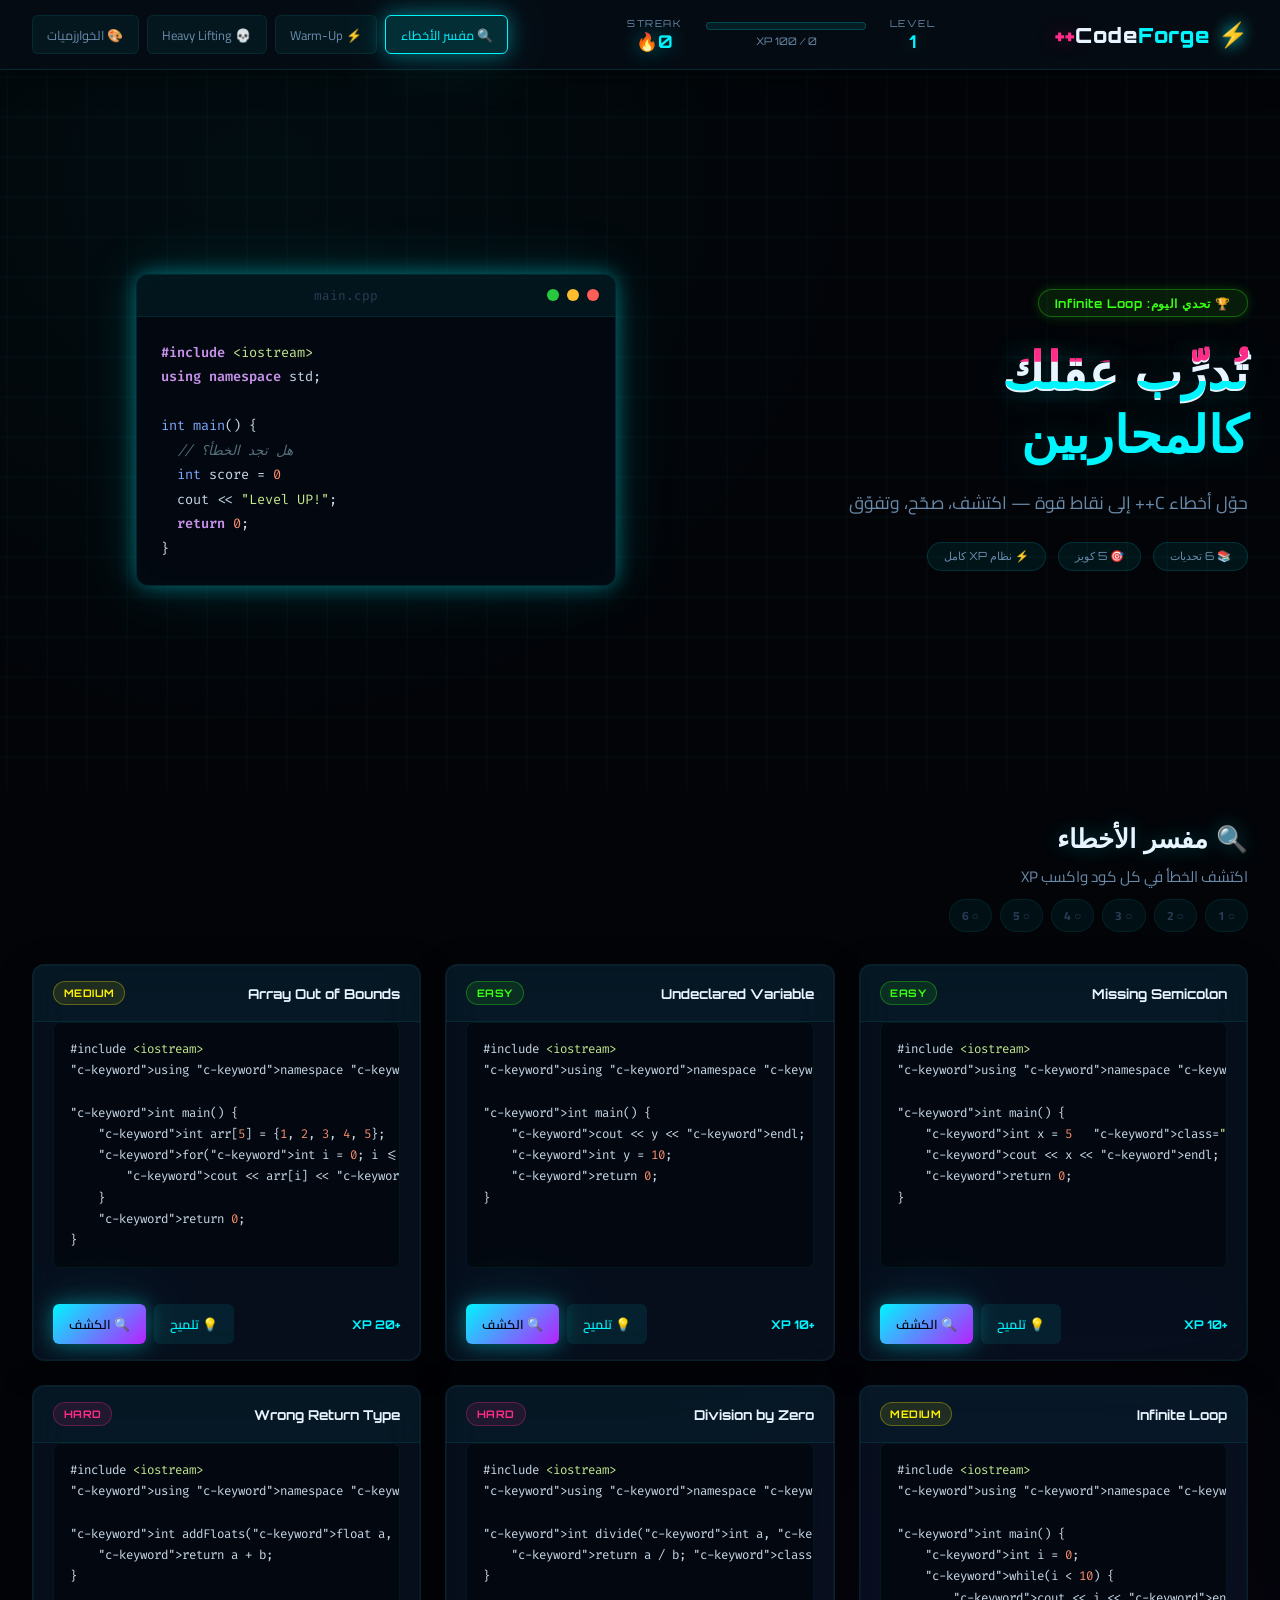
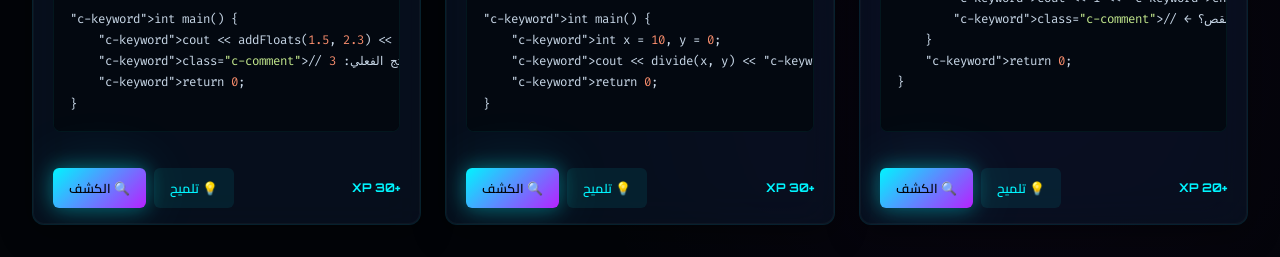
<file: index.html>
<!DOCTYPE html>
<html lang="ar" dir="rtl">
<head>
  <meta charset="UTF-8">
  <meta name="viewport" content="width=device-width, initial-scale=1.0">
  <title>CodeForge++ | تعلم C++ بأسلوب المحاربين</title>
  <link rel="preconnect" href="https://fonts.googleapis.com">
  <link href="https://fonts.googleapis.com/css2?family=Orbitron:wght@400;700;900&family=Cairo:wght@300;400;600;700&family=Fira+Code:wght@400;500&display=swap" rel="stylesheet">
  <!-- Layout CSS -->
  <link rel="stylesheet" href="layout.css">
  <!-- Neon Theme CSS -->
  <link rel="stylesheet" href="theme.css">
</head>
<body>

  <!-- ============================================================
       HEADER: شريط التنقل العلوي + معلومات المستخدم
  ============================================================ -->
  <header class="main-header">
    <div class="header-inner">
      <!-- Logo -->
      <div class="logo">
        <span class="logo-icon">⚡</span>
        <span class="logo-text">Code<span class="neon-accent">Forge</span><span class="logo-cpp">++</span></span>
      </div>

      <!-- User Progress Bar -->
      <div class="user-hud">
        <div class="hud-stat">
          <span class="hud-label">LEVEL</span>
          <span class="hud-value" id="userLevel">1</span>
        </div>
        <div class="xp-bar-container">
          <div class="xp-bar-track">
            <div class="xp-bar-fill" id="xpBarFill" style="width: 0%"></div>
          </div>
          <div class="xp-numbers">
            <span id="currentXP">0</span> / <span id="maxXP">100</span> XP
          </div>
        </div>
        <div class="hud-stat">
          <span class="hud-label">STREAK</span>
          <span class="hud-value neon-green" id="streak">0🔥</span>
        </div>
      </div>

      <!-- Nav -->
      <nav class="main-nav">
        <button class="nav-btn active" data-section="errors">🔍 مفسر الأخطاء</button>
        <button class="nav-btn" data-section="warmup">⚡ Warm-Up</button>
        <button class="nav-btn" data-section="heavy">💀 Heavy Lifting</button>
        <button class="nav-btn" data-section="visual">🎨 الخوارزميات</button>
      </nav>
    </div>
  </header>

  <!-- ============================================================
       HERO: منطقة الترحيب
  ============================================================ -->
  <section class="hero-section">
    <div class="hero-grid-bg"></div>
    <div class="hero-content">
      <div class="hero-badge">🏆 تحدي اليوم متاح</div>
      <h1 class="hero-title">
        <span class="glitch" data-text="تُدرِّب عقلك">تُدرِّب عقلك</span>
        <br>
        <span class="neon-accent">كالمحاربين</span>
      </h1>
      <p class="hero-sub">حوّل أخطاء C++ إلى نقاط قوة — اكتشف، صحّح، وتفوّق</p>
      <div class="hero-stats">
        <div class="stat-pill">📚 6 تحديات</div>
        <div class="stat-pill">🎯 5 كويز</div>
        <div class="stat-pill">⚡ نظام XP كامل</div>
      </div>
    </div>
    <div class="hero-code-preview">
      <div class="code-window">
        <div class="code-window-bar">
          <span class="dot red"></span><span class="dot yellow"></span><span class="dot green"></span>
          <span class="code-window-title">main.cpp</span>
        </div>
        <pre class="code-display"><span class="c-keyword">#include</span> <span class="c-string">&lt;iostream&gt;</span>
<span class="c-keyword">using namespace</span> std;

<span class="c-type">int</span> <span class="c-func">main</span>() {
  <span class="c-comment">// هل تجد الخطأ؟</span>
  <span class="c-type">int</span> score = <span class="c-num">0</span>
  cout &lt;&lt; <span class="c-string">"Level UP!"</span>;
  <span class="c-keyword">return</span> <span class="c-num">0</span>;
}</pre>
      </div>
    </div>
  </section>

  <!-- ============================================================
       MAIN CONTENT: الأقسام الأربعة
  ============================================================ -->
  <main class="main-content">

    <!-- ======================================================
         SECTION 1: مفسر الأخطاء (Error Cards)
    ====================================================== -->
    <section id="section-errors" class="content-section active">
      <div class="section-header">
        <h2 class="section-title">🔍 مفسر الأخطاء</h2>
        <p class="section-desc">اكتشف الخطأ في كل كود واكسب XP</p>
        <div class="progress-pills" id="errorProgress"></div>
      </div>
      <div class="cards-grid" id="errorCardsGrid">
        <!-- تُولَّد بـ JavaScript -->
      </div>
    </section>

    <!-- ======================================================
         SECTION 2: Warm-Up Quiz
    ====================================================== -->
    <section id="section-warmup" class="content-section">
      <div class="section-header">
        <h2 class="section-title">⚡ Warm-Up Quiz</h2>
        <p class="section-desc">أسئلة سريعة لتسخين العقل</p>
      </div>
      <div class="quiz-arena" id="warmupArena">
        <!-- تُولَّد بـ JavaScript -->
      </div>
    </section>

    <!-- ======================================================
         SECTION 3: Heavy Lifting
    ====================================================== -->
    <section id="section-heavy" class="content-section">
      <div class="section-header">
        <h2 class="section-title">💀 Heavy Lifting</h2>
        <p class="section-desc">تحديات الخوارزميات الثقيلة — للمحاربين فقط</p>
        <div class="lock-notice" id="heavyLockNotice">
          🔒 أكمل 3 تحديات من مفسر الأخطاء لفتح هذا القسم
        </div>
      </div>
      <div class="heavy-container" id="heavyContainer">
        <!-- تُولَّد بـ JavaScript -->
      </div>
    </section>

    <!-- ======================================================
         SECTION 4: الخوارزميات المرئية
    ====================================================== -->
    <section id="section-visual" class="content-section">
      <div class="section-header">
        <h2 class="section-title">🎨 الدليل المرئي للخوارزميات</h2>
        <p class="section-desc">انظر كيف تعمل الخوارزميات بالرسوم المتحركة</p>
        <div class="lock-notice" id="visualLockNotice">
          🔒 أكمل تحدي Heavy Lifting لفتح الشرح المرئي
        </div>
      </div>
      <div class="visual-grid" id="visualGrid">
        <!-- تُولَّد بـ JavaScript -->
      </div>
    </section>

  </main>

  <!-- ============================================================
       MODAL: عرض الكود الكامل + الإجابة
  ============================================================ -->
  <div class="modal-overlay" id="modalOverlay">
    <div class="modal-glass">
      <button class="modal-close" id="modalClose">✕</button>
      <div id="modalContent"></div>
    </div>
  </div>

  <!-- ============================================================
       TOAST: رسائل التحفيز (Neon Style)
  ============================================================ -->
  <div class="toast-container" id="toastContainer"></div>

  <!-- ============================================================
       WIN OVERLAY: رسالة الفوز
  ============================================================ -->
  <div class="win-overlay" id="winOverlay">
    <div class="win-box">
      <div class="win-icon">💪</div>
      <h2 class="win-title">Muscle Gained!</h2>
      <p class="win-msg" id="winMsg"></p>
      <div class="win-xp" id="winXP"></div>
      <button class="btn-primary" id="winClose">استمر في التدريب ⚡</button>
    </div>
  </div>

  <!-- Scripts -->
  <script src="questions.js"></script>
  <script src="animations.js"></script>
  <script src="app.js"></script>
</body>
</html>
</file>
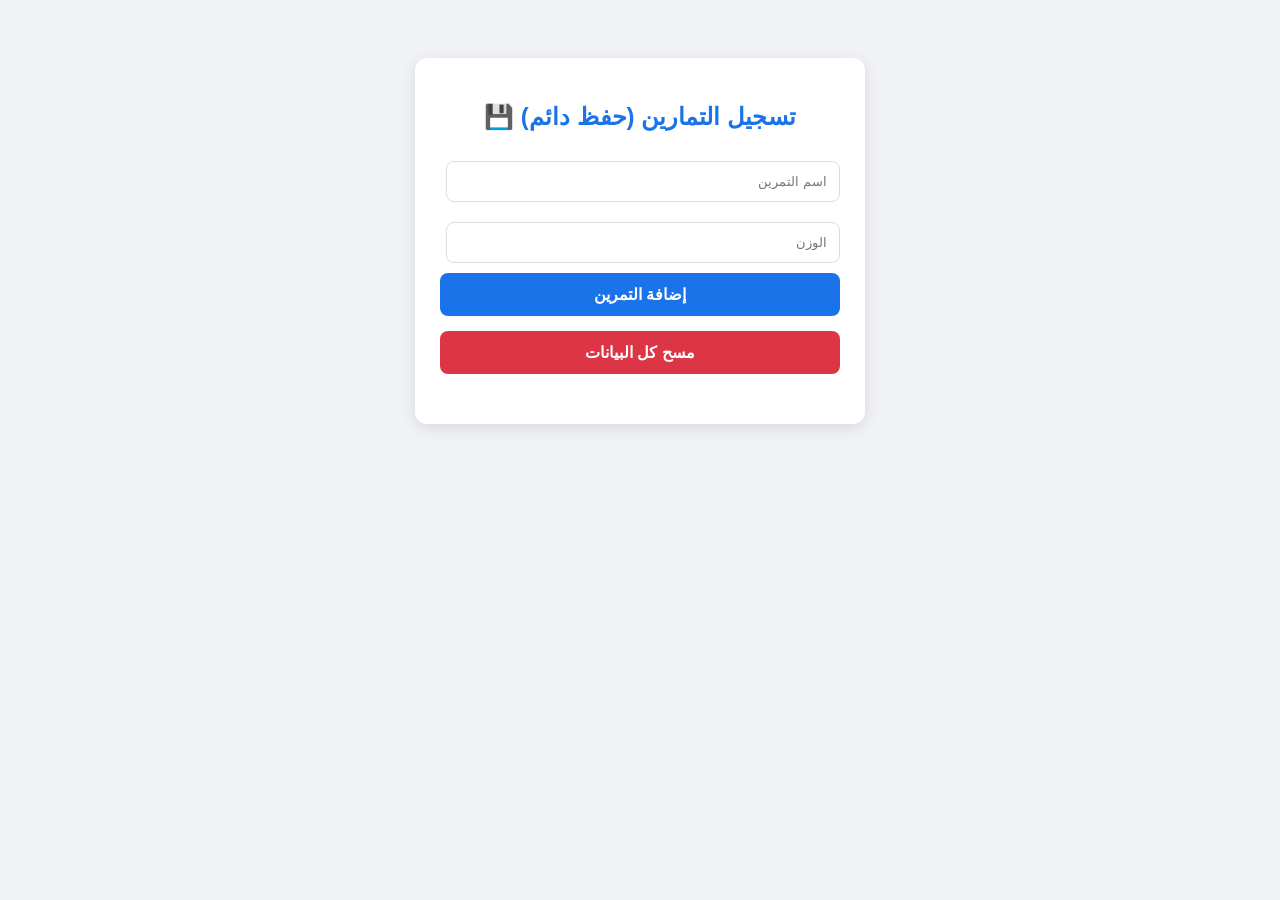
<file: index.html.html>
﻿<!DOCTYPE html>
<html lang="ar" dir="rtl">
<head>
    <meta charset="UTF-8">
    <title>مساعد التمرين - النسخة الاحترافية</title>
    <style>
        body {
            font-family: sans-serif;
            background-color: #f0f2f5;
            display: flex;
            justify-content: center;
            padding: 50px;
        }

        .card {
            background: white;
            padding: 25px;
            border-radius: 12px;
            box-shadow: 0 4px 15px rgba(0,0,0,0.1);
            width: 100%;
            max-width: 400px;
        }

        h2 {
            color: #1a73e8;
            text-align: center;
        }

        input {
            width: 92%;
            padding: 12px;
            margin: 10px 0;
            border: 1px solid #ddd;
            border-radius: 8px;
        }

        button {
            width: 100%;
            padding: 12px;
            background-color: #1a73e8;
            color: white;
            border: none;
            border-radius: 8px;
            cursor: pointer;
            font-size: 16px;
            font-weight: bold;
            margin-bottom: 5px;
        }

        .btn-clear {
            background-color: #dc3545;
            margin-top: 10px;
        }

        button:hover {
            opacity: 0.9;
        }

        ul {
            list-style: none;
            padding: 0;
            margin-top: 20px;
        }

        li {
            background: #f8f9fa;
            padding: 10px;
            margin-bottom: 8px;
            border-right: 5px solid #1a73e8;
            border-radius: 4px;
            display: flex;
            justify-content: space-between;
        }
    </style>
</head>
<body>

    <div class="card">
        <h2>تسجيل التمارين (حفظ دائم) 💾</h2>

        <input type="text" id="exName" placeholder="اسم التمرين">
        <input type="number" id="exWeight" placeholder="الوزن">

        <button onclick="addEntry()">إضافة التمرين</button>
        <button class="btn-clear" onclick="clearData()">مسح كل البيانات</button>

        <ul id="logList"></ul>
    </div>

    <script>
        // 1. عند فتح الصفحة: استرجاع البيانات المحفوظة (لو موجودة)
        // بنستخدم JSON.parse عشان نرجع النص لـ Array تاني
        let workoutLog = JSON.parse(localStorage.getItem('myWorkouts')) || [];

        // أول ما الصفحة تفتح، بنعرض البيانات المحفوظة فوراً
        updateUI();

        function addEntry() {
        const name = document.getElementById('exName').value;
        const weight = document.getElementById('exWeight').value;

        if (name === "" || weight === "") {
        alert("سجل البيانات الأول يا بطل!");
        return;
        }

        workoutLog.push({ name: name, weight: weight });

        // 2. الحفظ في الـ LocalStorage
        // لازم نحول الـ Array لنص (String) باستخدام JSON.stringify
        localStorage.setItem('myWorkouts', JSON.stringify(workoutLog));

        updateUI();

        document.getElementById('exName').value = "";
        document.getElementById('exWeight').value = "";
        }

        function updateUI() {
        const list = document.getElementById('logList');
        list.innerHTML = "";

        workoutLog.forEach((item) => {
        list.innerHTML += `<li>
        <span>${item.name}</span>
        <strong>${item.weight} كيلو</strong>
        </li>`;
        });
        }

        // وظيفة لمسح كل البيانات من الذاكرة
        function clearData() {
        if (confirm("هل تريد مسح كل التمارين المسجلة؟")) {
        localStorage.removeItem('myWorkouts');
        workoutLog = [];
        updateUI();
        }
        }
    </script>

</body>
</html>
</file>
<file: layout.css>
/* ============================================================
   LAYOUT.CSS — هيكل الموقع وتوزيع العناصر
   لا يحتوي على ألوان أو تأثيرات، فقط الهيكل
============================================================ */

*, *::before, *::after {
  box-sizing: border-box;
  margin: 0;
  padding: 0;
}

html {
  scroll-behavior: smooth;
  font-size: 16px;
}

body {
  font-family: 'Cairo', sans-serif;
  min-height: 100vh;
  overflow-x: hidden;
}

/* ===== HEADER LAYOUT ===== */
.main-header {
  position: sticky;
  top: 0;
  z-index: 100;
  width: 100%;
}

.header-inner {
  display: grid;
  grid-template-columns: auto 1fr auto;
  align-items: center;
  gap: 1.5rem;
  max-width: 1400px;
  margin: 0 auto;
  padding: 0.75rem 2rem;
}

/* User HUD */
.user-hud {
  display: flex;
  align-items: center;
  gap: 1.5rem;
  justify-content: center;
}

.hud-stat {
  display: flex;
  flex-direction: column;
  align-items: center;
  gap: 0.1rem;
}

.xp-bar-container {
  display: flex;
  flex-direction: column;
  align-items: center;
  gap: 0.25rem;
  min-width: 160px;
}

.xp-bar-track {
  width: 100%;
  height: 8px;
  border-radius: 4px;
  overflow: hidden;
}

.xp-bar-fill {
  height: 100%;
  border-radius: 4px;
  transition: width 0.5s cubic-bezier(0.34, 1.56, 0.64, 1);
}

.xp-numbers {
  font-size: 0.7rem;
}

/* Nav */
.main-nav {
  display: flex;
  gap: 0.5rem;
  flex-wrap: wrap;
  justify-content: flex-end;
}

.nav-btn {
  padding: 0.4rem 0.9rem;
  border: none;
  cursor: pointer;
  font-family: 'Cairo', sans-serif;
  font-size: 0.8rem;
  border-radius: 6px;
  transition: all 0.2s ease;
  white-space: nowrap;
}

/* ===== HERO SECTION LAYOUT ===== */
.hero-section {
  position: relative;
  display: grid;
  grid-template-columns: 1fr 1fr;
  align-items: center;
  gap: 3rem;
  min-height: 80vh;
  max-width: 1400px;
  margin: 0 auto;
  padding: 4rem 2rem;
  overflow: hidden;
}

.hero-grid-bg {
  position: absolute;
  inset: 0;
  pointer-events: none;
}

.hero-content {
  display: flex;
  flex-direction: column;
  gap: 1.5rem;
  position: relative;
  z-index: 1;
}

.hero-stats {
  display: flex;
  gap: 0.75rem;
  flex-wrap: wrap;
}

.hero-code-preview {
  position: relative;
  z-index: 1;
}

/* Code Window */
.code-window {
  border-radius: 12px;
  overflow: hidden;
  max-width: 480px;
}

.code-window-bar {
  display: flex;
  align-items: center;
  gap: 0.5rem;
  padding: 0.75rem 1rem;
}

.dot {
  width: 12px;
  height: 12px;
  border-radius: 50%;
}

.code-window-title {
  margin-right: auto;
  margin-left: auto;
  font-family: 'Fira Code', monospace;
  font-size: 0.8rem;
}

.code-display {
  padding: 1.5rem;
  font-family: 'Fira Code', monospace;
  font-size: 0.85rem;
  line-height: 1.8;
  overflow-x: auto;
  direction: ltr;
  text-align: left;
}

/* ===== MAIN CONTENT LAYOUT ===== */
.main-content {
  max-width: 1400px;
  margin: 0 auto;
  padding: 2rem;
}

/* Content Sections */
.content-section {
  display: none;
  animation: fadeIn 0.4s ease;
}

.content-section.active {
  display: block;
}

@keyframes fadeIn {
  from { opacity: 0; transform: translateY(20px); }
  to { opacity: 1; transform: translateY(0); }
}

.section-header {
  margin-bottom: 2rem;
  display: flex;
  flex-direction: column;
  gap: 0.5rem;
}

/* Error Cards Grid */
.cards-grid {
  display: grid;
  grid-template-columns: repeat(auto-fill, minmax(340px, 1fr));
  gap: 1.5rem;
}

/* Error Card */
.error-card {
  border-radius: 12px;
  overflow: hidden;
  display: flex;
  flex-direction: column;
  transition: transform 0.3s ease;
  cursor: pointer;
}

.error-card:hover {
  transform: translateY(-4px);
}

.card-header {
  display: flex;
  justify-content: space-between;
  align-items: center;
  padding: 1rem 1.25rem;
}

.card-body {
  padding: 0 1.25rem 1.25rem;
  flex: 1;
  display: flex;
  flex-direction: column;
  gap: 0.75rem;
}

.card-code {
  border-radius: 8px;
  padding: 1rem;
  font-family: 'Fira Code', monospace;
  font-size: 0.78rem;
  line-height: 1.7;
  overflow-x: auto;
  direction: ltr;
  text-align: left;
  white-space: pre;
  flex: 1;
}

.card-footer {
  display: flex;
  justify-content: space-between;
  align-items: center;
  padding: 1rem 1.25rem;
  gap: 0.75rem;
}

.card-footer .btn-reveal,
.card-footer .btn-hint {
  padding: 0.5rem 1rem;
  border: none;
  cursor: pointer;
  border-radius: 6px;
  font-family: 'Cairo', sans-serif;
  font-size: 0.8rem;
  font-weight: 600;
  transition: all 0.2s ease;
}

/* Quiz Arena Layout */
.quiz-arena {
  max-width: 720px;
  margin: 0 auto;
  display: flex;
  flex-direction: column;
  gap: 1.5rem;
}

.quiz-card {
  border-radius: 12px;
  padding: 1.75rem;
  display: flex;
  flex-direction: column;
  gap: 1.25rem;
}

.quiz-options {
  display: grid;
  grid-template-columns: 1fr 1fr;
  gap: 0.75rem;
}

.quiz-option {
  padding: 0.9rem 1.25rem;
  border-radius: 8px;
  cursor: pointer;
  border: none;
  font-family: 'Cairo', sans-serif;
  font-size: 0.9rem;
  text-align: right;
  transition: all 0.2s ease;
  display: flex;
  align-items: center;
  gap: 0.75rem;
}

.quiz-option-letter {
  width: 28px;
  height: 28px;
  border-radius: 50%;
  display: flex;
  align-items: center;
  justify-content: center;
  font-weight: 700;
  font-size: 0.8rem;
  flex-shrink: 0;
}

/* Heavy Challenge Layout */
.heavy-container {
  display: flex;
  flex-direction: column;
  gap: 2rem;
}

.heavy-card {
  border-radius: 16px;
  padding: 2rem;
  display: flex;
  flex-direction: column;
  gap: 1.5rem;
}

.heavy-card-header {
  display: flex;
  justify-content: space-between;
  align-items: flex-start;
  gap: 1rem;
}

.blanks-container {
  display: flex;
  gap: 1rem;
  flex-wrap: wrap;
  align-items: center;
}

.blank-input {
  padding: 0.6rem 1rem;
  border-radius: 6px;
  border: none;
  font-family: 'Fira Code', monospace;
  font-size: 0.9rem;
  width: 120px;
  text-align: center;
  direction: ltr;
}

/* Visual Algorithm Layout */
.visual-grid {
  display: grid;
  grid-template-columns: repeat(auto-fill, minmax(400px, 1fr));
  gap: 2rem;
}

.visual-card {
  border-radius: 16px;
  padding: 2rem;
  display: flex;
  flex-direction: column;
  gap: 1.5rem;
}

.algo-visualizer {
  border-radius: 10px;
  padding: 1.5rem;
  min-height: 120px;
  display: flex;
  align-items: center;
  justify-content: center;
  gap: 0.5rem;
  flex-wrap: wrap;
}

.algo-bar {
  display: flex;
  flex-direction: column;
  align-items: center;
  gap: 0.3rem;
  transition: all 0.4s ease;
}

.algo-bar-rect {
  width: 36px;
  border-radius: 4px 4px 0 0;
  transition: all 0.4s cubic-bezier(0.34, 1.56, 0.64, 1);
}

.algo-bar-label {
  font-size: 0.7rem;
  font-family: 'Fira Code', monospace;
}

/* Modal Layout */
.modal-overlay {
  position: fixed;
  inset: 0;
  display: flex;
  align-items: center;
  justify-content: center;
  z-index: 1000;
  padding: 1.5rem;
  opacity: 0;
  pointer-events: none;
  transition: opacity 0.3s ease;
}

.modal-overlay.open {
  opacity: 1;
  pointer-events: all;
}

.modal-glass {
  border-radius: 20px;
  padding: 2rem;
  max-width: 680px;
  width: 100%;
  max-height: 85vh;
  overflow-y: auto;
  position: relative;
  transform: scale(0.9);
  transition: transform 0.3s cubic-bezier(0.34, 1.56, 0.64, 1);
}

.modal-overlay.open .modal-glass {
  transform: scale(1);
}

.modal-close {
  position: absolute;
  top: 1rem;
  left: 1rem;
  width: 36px;
  height: 36px;
  border-radius: 50%;
  border: none;
  cursor: pointer;
  font-size: 1rem;
  display: flex;
  align-items: center;
  justify-content: center;
}

/* Toast */
.toast-container {
  position: fixed;
  bottom: 2rem;
  right: 2rem;
  display: flex;
  flex-direction: column;
  gap: 0.75rem;
  z-index: 2000;
}

.toast {
  padding: 0.9rem 1.5rem;
  border-radius: 10px;
  font-family: 'Orbitron', sans-serif;
  font-size: 0.85rem;
  font-weight: 700;
  display: flex;
  align-items: center;
  gap: 0.75rem;
  animation: slideIn 0.4s cubic-bezier(0.34, 1.56, 0.64, 1),
             fadeOut 0.4s ease 2.5s forwards;
  max-width: 320px;
}

@keyframes slideIn {
  from { transform: translateX(100%); opacity: 0; }
  to { transform: translateX(0); opacity: 1; }
}

@keyframes fadeOut {
  to { opacity: 0; transform: translateX(100%); }
}

/* Win Overlay */
.win-overlay {
  position: fixed;
  inset: 0;
  display: flex;
  align-items: center;
  justify-content: center;
  z-index: 3000;
  opacity: 0;
  pointer-events: none;
  transition: opacity 0.3s ease;
}

.win-overlay.open {
  opacity: 1;
  pointer-events: all;
}

.win-box {
  border-radius: 24px;
  padding: 3rem;
  text-align: center;
  display: flex;
  flex-direction: column;
  gap: 1rem;
  align-items: center;
  max-width: 440px;
  width: 90%;
  transform: scale(0.8);
  transition: transform 0.4s cubic-bezier(0.34, 1.56, 0.64, 1);
}

.win-overlay.open .win-box {
  transform: scale(1);
}

.win-icon {
  font-size: 4rem;
  animation: bounce 0.8s infinite alternate;
}

@keyframes bounce {
  to { transform: translateY(-10px); }
}

/* Buttons */
.btn-primary {
  padding: 0.8rem 2rem;
  border: none;
  border-radius: 8px;
  cursor: pointer;
  font-family: 'Orbitron', sans-serif;
  font-weight: 700;
  font-size: 0.9rem;
  transition: all 0.2s ease;
  letter-spacing: 0.05em;
}

.btn-primary:hover {
  transform: scale(1.05);
}

/* Progress Pills */
.progress-pills {
  display: flex;
  gap: 0.5rem;
  flex-wrap: wrap;
}

.progress-pill {
  padding: 0.25rem 0.75rem;
  border-radius: 20px;
  font-size: 0.75rem;
  font-weight: 700;
}

/* Lock Notice */
.lock-notice {
  display: none;
  padding: 0.75rem 1.25rem;
  border-radius: 8px;
  font-size: 0.9rem;
  margin-top: 0.5rem;
}

.lock-notice.visible {
  display: block;
}

/* ===== RESPONSIVE ===== */
@media (max-width: 1024px) {
  .header-inner {
    grid-template-columns: 1fr;
    gap: 0.75rem;
    padding: 1rem;
  }

  .user-hud {
    order: 2;
  }

  .main-nav {
    order: 3;
    justify-content: center;
  }

  .hero-section {
    grid-template-columns: 1fr;
    min-height: auto;
    padding: 2rem 1rem;
    gap: 2rem;
    text-align: center;
  }

  .hero-code-preview {
    display: none;
  }
}

@media (max-width: 600px) {
  .cards-grid {
    grid-template-columns: 1fr;
  }

  .quiz-options {
    grid-template-columns: 1fr;
  }

  .visual-grid {
    grid-template-columns: 1fr;
  }

  .main-content {
    padding: 1rem;
  }

  .nav-btn {
    font-size: 0.75rem;
    padding: 0.35rem 0.6rem;
  }
}
</file>
<file: theme.css>
/* ============================================================
   THEME.CSS — ثيم الموقع: Neon Dark Mode + Glassmorphism
   لا يحتوي على هيكل أو layout، فقط الألوان والتأثيرات
============================================================ */

/* ===== CSS VARIABLES: متغيرات الألوان ===== */
:root {
  /* Neon Colors */
  --neon-cyan: #00f5ff;
  --neon-green: #39ff14;
  --neon-pink: #ff2d87;
  --neon-purple: #b721ff;
  --neon-yellow: #fff200;
  --neon-orange: #ff6d00;

  /* Dark Backgrounds */
  --bg-void: #020408;
  --bg-dark: #060d14;
  --bg-card: #0a1628;
  --bg-card-hover: #0d1f38;
  --bg-code: #030810;
  --bg-glass: rgba(10, 22, 40, 0.6);
  --bg-header: rgba(6, 13, 20, 0.92);

  /* Text */
  --text-primary: #e8f4ff;
  --text-secondary: #6a8aaa;
  --text-muted: #2a3d55;
  --text-code: #c9d8e8;

  /* Borders */
  --border-glass: rgba(0, 245, 255, 0.12);
  --border-card: rgba(0, 245, 255, 0.08);

  /* Glow Effects */
  --glow-cyan: 0 0 20px rgba(0, 245, 255, 0.4), 0 0 60px rgba(0, 245, 255, 0.15);
  --glow-green: 0 0 20px rgba(57, 255, 20, 0.4), 0 0 60px rgba(57, 255, 20, 0.15);
  --glow-pink: 0 0 20px rgba(255, 45, 135, 0.4), 0 0 60px rgba(255, 45, 135, 0.15);
  --glow-purple: 0 0 20px rgba(183, 33, 255, 0.4), 0 0 60px rgba(183, 33, 255, 0.15);

  /* Difficulty Colors */
  --diff-easy: var(--neon-green);
  --diff-medium: var(--neon-yellow);
  --diff-hard: var(--neon-pink);

  /* Glassmorphism */
  --glass-blur: blur(20px) saturate(180%);
  --glass-blur-light: blur(12px) saturate(150%);
}

/* ===== BASE STYLES ===== */
body {
  background: var(--bg-void);
  color: var(--text-primary);
  background-image:
    radial-gradient(ellipse 80% 50% at 20% 10%, rgba(0, 245, 255, 0.04) 0%, transparent 60%),
    radial-gradient(ellipse 60% 40% at 80% 90%, rgba(183, 33, 255, 0.04) 0%, transparent 60%);
}

/* ===== SCROLLBAR ===== */
::-webkit-scrollbar { width: 6px; height: 6px; }
::-webkit-scrollbar-track { background: var(--bg-dark); }
::-webkit-scrollbar-thumb { background: var(--neon-cyan); border-radius: 3px; opacity: 0.5; }

/* ===== TYPOGRAPHY ===== */
.neon-accent { color: var(--neon-cyan); }
.neon-green { color: var(--neon-green); }
.neon-pink { color: var(--neon-pink); }

/* ===== HEADER THEME ===== */
.main-header {
  background: var(--bg-header);
  backdrop-filter: var(--glass-blur);
  -webkit-backdrop-filter: var(--glass-blur);
  border-bottom: 1px solid var(--border-glass);
  box-shadow: 0 4px 30px rgba(0, 0, 0, 0.5), 0 0 0 0 transparent;
}

/* Logo */
.logo {
  display: flex;
  align-items: center;
  gap: 0.5rem;
}

.logo-icon {
  font-size: 1.5rem;
  filter: drop-shadow(0 0 8px var(--neon-cyan));
}

.logo-text {
  font-family: 'Orbitron', sans-serif;
  font-size: 1.3rem;
  font-weight: 900;
  color: var(--text-primary);
  letter-spacing: 0.05em;
}

.logo-cpp {
  color: var(--neon-pink);
  text-shadow: var(--glow-pink);
}

/* HUD */
.hud-label {
  font-family: 'Orbitron', sans-serif;
  font-size: 0.6rem;
  color: var(--text-secondary);
  letter-spacing: 0.15em;
  text-transform: uppercase;
}

.hud-value {
  font-family: 'Orbitron', sans-serif;
  font-size: 1.1rem;
  font-weight: 700;
  color: var(--neon-cyan);
  text-shadow: var(--glow-cyan);
}

.xp-bar-track {
  background: rgba(0, 245, 255, 0.08);
  border: 1px solid rgba(0, 245, 255, 0.2);
}

.xp-bar-fill {
  background: linear-gradient(90deg, var(--neon-cyan), var(--neon-purple));
  box-shadow: var(--glow-cyan);
}

.xp-numbers {
  color: var(--text-secondary);
  font-family: 'Orbitron', sans-serif;
  font-size: 0.65rem;
}

/* Nav Buttons */
.nav-btn {
  background: rgba(0, 245, 255, 0.05);
  color: var(--text-secondary);
  border: 1px solid var(--border-card);
}

.nav-btn:hover {
  background: rgba(0, 245, 255, 0.1);
  color: var(--neon-cyan);
  border-color: var(--neon-cyan);
  box-shadow: var(--glow-cyan);
}

.nav-btn.active {
  background: rgba(0, 245, 255, 0.15);
  color: var(--neon-cyan);
  border-color: var(--neon-cyan);
  box-shadow: var(--glow-cyan);
}

/* ===== HERO SECTION THEME ===== */
.hero-grid-bg {
  background-image:
    linear-gradient(rgba(0, 245, 255, 0.04) 1px, transparent 1px),
    linear-gradient(90deg, rgba(0, 245, 255, 0.04) 1px, transparent 1px);
  background-size: 40px 40px;
}

.hero-badge {
  display: inline-flex;
  align-items: center;
  gap: 0.5rem;
  background: rgba(57, 255, 20, 0.1);
  border: 1px solid rgba(57, 255, 20, 0.3);
  color: var(--neon-green);
  padding: 0.35rem 1rem;
  border-radius: 20px;
  font-family: 'Orbitron', sans-serif;
  font-size: 0.75rem;
  font-weight: 700;
  letter-spacing: 0.05em;
  width: fit-content;
  box-shadow: 0 0 12px rgba(57, 255, 20, 0.2);
}

.hero-title {
  font-family: 'Orbitron', sans-serif;
  font-size: clamp(2rem, 4vw, 3.5rem);
  font-weight: 900;
  line-height: 1.2;
  color: var(--text-primary);
  text-shadow: 0 0 40px rgba(0, 245, 255, 0.2);
}

/* Glitch Effect */
.glitch {
  position: relative;
}
.glitch::before, .glitch::after {
  content: attr(data-text);
  position: absolute;
  top: 0;
  left: 0;
  width: 100%;
  height: 100%;
}
.glitch::before {
  color: var(--neon-pink);
  animation: glitch1 3s infinite;
  clip-path: polygon(0 0, 100% 0, 100% 35%, 0 35%);
}
.glitch::after {
  color: var(--neon-cyan);
  animation: glitch2 3s infinite;
  clip-path: polygon(0 65%, 100% 65%, 100% 100%, 0 100%);
}
@keyframes glitch1 {
  0%, 90%, 100% { transform: translate(0); opacity: 0; }
  91% { transform: translate(-3px, 1px); opacity: 0.8; }
  93% { transform: translate(3px, -1px); opacity: 0.8; }
  95% { transform: translate(0); opacity: 0; }
}
@keyframes glitch2 {
  0%, 92%, 100% { transform: translate(0); opacity: 0; }
  93% { transform: translate(3px, 2px); opacity: 0.8; }
  95% { transform: translate(-3px, -2px); opacity: 0.8; }
  97% { transform: translate(0); opacity: 0; }
}

.hero-sub {
  color: var(--text-secondary);
  font-size: 1.1rem;
  line-height: 1.7;
}

.stat-pill {
  background: rgba(0, 245, 255, 0.07);
  border: 1px solid var(--border-glass);
  color: var(--text-secondary);
  padding: 0.4rem 1rem;
  border-radius: 20px;
  font-size: 0.85rem;
  font-family: 'Orbitron', sans-serif;
  font-size: 0.7rem;
}

/* Code Window Theme */
.code-window {
  background: var(--bg-code);
  border: 1px solid var(--border-glass);
  box-shadow: var(--glow-cyan), inset 0 0 30px rgba(0, 245, 255, 0.02);
}

.code-window-bar {
  background: rgba(0, 245, 255, 0.05);
  border-bottom: 1px solid var(--border-card);
}

.dot.red { background: #ff5f56; }
.dot.yellow { background: #ffbd2e; }
.dot.green { background: #27c93f; }

.code-window-title {
  color: var(--text-muted);
  font-family: 'Fira Code', monospace;
  font-size: 0.8rem;
}

.code-display {
  color: var(--text-code);
  background: transparent;
}

/* Syntax Highlighting */
.c-keyword { color: #c792ea; font-weight: 600; }
.c-string { color: #c3e88d; }
.c-type { color: #82aaff; }
.c-func { color: #82aaff; }
.c-num { color: #f78c6c; }
.c-comment { color: #546e7a; font-style: italic; }
.c-error { color: var(--neon-pink); text-decoration: underline wavy; }

/* ===== SECTION HEADER THEME ===== */
.section-title {
  font-family: 'Orbitron', sans-serif;
  font-size: 1.6rem;
  font-weight: 900;
  color: var(--text-primary);
  text-shadow: 0 0 20px rgba(0, 245, 255, 0.3);
}

.section-desc {
  color: var(--text-secondary);
  font-size: 0.95rem;
}

/* ===== ERROR CARDS THEME ===== */
.error-card {
  background: var(--bg-glass);
  backdrop-filter: var(--glass-blur);
  -webkit-backdrop-filter: var(--glass-blur);
  border: 1px solid var(--border-card);
  box-shadow: 0 8px 32px rgba(0, 0, 0, 0.4), inset 0 0 0 1px rgba(255,255,255,0.03);
}

.error-card:hover {
  border-color: rgba(0, 245, 255, 0.25);
  box-shadow: 0 12px 40px rgba(0, 0, 0, 0.5), var(--glow-cyan);
}

.error-card.solved {
  border-color: rgba(57, 255, 20, 0.3);
  box-shadow: 0 8px 32px rgba(0, 0, 0, 0.4), 0 0 20px rgba(57, 255, 20, 0.1);
}

.card-header {
  background: rgba(0, 245, 255, 0.04);
  border-bottom: 1px solid var(--border-card);
}

.card-title {
  font-family: 'Orbitron', sans-serif;
  font-size: 0.85rem;
  font-weight: 700;
  color: var(--text-primary);
}

.difficulty-badge {
  font-family: 'Orbitron', sans-serif;
  font-size: 0.65rem;
  font-weight: 700;
  padding: 0.25rem 0.6rem;
  border-radius: 12px;
  letter-spacing: 0.05em;
}

.diff-easy {
  color: var(--diff-easy);
  background: rgba(57, 255, 20, 0.1);
  border: 1px solid rgba(57, 255, 20, 0.3);
}

.diff-medium {
  color: var(--diff-medium);
  background: rgba(255, 242, 0, 0.1);
  border: 1px solid rgba(255, 242, 0, 0.3);
}

.diff-hard {
  color: var(--diff-hard);
  background: rgba(255, 45, 135, 0.1);
  border: 1px solid rgba(255, 45, 135, 0.3);
}

.card-code {
  background: var(--bg-code);
  border: 1px solid rgba(0, 245, 255, 0.06);
  color: var(--text-code);
}

.xp-badge {
  font-family: 'Orbitron', sans-serif;
  font-size: 0.75rem;
  font-weight: 700;
  color: var(--neon-cyan);
}

.solved-stamp {
  color: var(--neon-green);
  font-family: 'Orbitron', sans-serif;
  font-size: 0.75rem;
  font-weight: 700;
}

.btn-reveal {
  background: linear-gradient(135deg, var(--neon-cyan), var(--neon-purple));
  color: var(--bg-void);
  box-shadow: var(--glow-cyan);
}

.btn-reveal:hover {
  transform: scale(1.05);
  box-shadow: 0 0 30px rgba(0, 245, 255, 0.6);
}

.btn-hint {
  background: rgba(0, 245, 255, 0.08);
  color: var(--neon-cyan);
  border: 1px solid var(--border-glass);
}

.btn-hint:hover {
  background: rgba(0, 245, 255, 0.15);
}

/* ===== QUIZ THEME ===== */
.quiz-card {
  background: var(--bg-glass);
  backdrop-filter: var(--glass-blur);
  -webkit-backdrop-filter: var(--glass-blur);
  border: 1px solid var(--border-card);
}

.quiz-card.answered {
  border-color: rgba(57, 255, 20, 0.2);
}

.quiz-question {
  font-size: 1rem;
  font-weight: 600;
  color: var(--text-primary);
  line-height: 1.7;
  font-family: 'Fira Code', monospace;
  background: var(--bg-code);
  padding: 1rem;
  border-radius: 8px;
  border: 1px solid var(--border-card);
  direction: rtl;
  text-align: right;
  white-space: pre-wrap;
}

.quiz-option {
  background: rgba(0, 245, 255, 0.04);
  border: 1px solid var(--border-card);
  color: var(--text-primary);
}

.quiz-option:hover:not(:disabled) {
  background: rgba(0, 245, 255, 0.1);
  border-color: var(--neon-cyan);
  color: var(--neon-cyan);
  box-shadow: 0 0 15px rgba(0, 245, 255, 0.15);
}

.quiz-option.correct {
  background: rgba(57, 255, 20, 0.12);
  border-color: var(--neon-green);
  color: var(--neon-green);
  box-shadow: 0 0 15px rgba(57, 255, 20, 0.2);
}

.quiz-option.wrong {
  background: rgba(255, 45, 135, 0.12);
  border-color: var(--neon-pink);
  color: var(--neon-pink);
  box-shadow: 0 0 15px rgba(255, 45, 135, 0.2);
}

.quiz-option-letter {
  background: rgba(0, 245, 255, 0.1);
  color: var(--neon-cyan);
}

.quiz-explanation {
  padding: 0.75rem 1rem;
  border-radius: 8px;
  background: rgba(0, 245, 255, 0.05);
  border: 1px solid rgba(0, 245, 255, 0.15);
  color: var(--text-secondary);
  font-size: 0.85rem;
  display: none;
}

.quiz-explanation.visible {
  display: block;
}

/* ===== HEAVY LIFTING THEME ===== */
.heavy-card {
  background: var(--bg-glass);
  backdrop-filter: var(--glass-blur);
  -webkit-backdrop-filter: var(--glass-blur);
  border: 1px solid rgba(183, 33, 255, 0.2);
  box-shadow: 0 8px 40px rgba(0, 0, 0, 0.5), 0 0 30px rgba(183, 33, 255, 0.08);
}

.heavy-title {
  font-family: 'Orbitron', sans-serif;
  font-size: 1.1rem;
  font-weight: 700;
  color: var(--text-primary);
}

.heavy-desc {
  color: var(--text-secondary);
  font-size: 0.9rem;
}

.heavy-xp {
  font-family: 'Orbitron', sans-serif;
  font-size: 0.9rem;
  font-weight: 700;
  color: var(--neon-purple);
  background: rgba(183, 33, 255, 0.1);
  border: 1px solid rgba(183, 33, 255, 0.3);
  padding: 0.4rem 1rem;
  border-radius: 20px;
  white-space: nowrap;
}

.blank-input {
  background: var(--bg-code);
  border: 1px solid rgba(0, 245, 255, 0.2);
  color: var(--neon-cyan);
  font-family: 'Fira Code', monospace;
}

.blank-input:focus {
  outline: none;
  border-color: var(--neon-cyan);
  box-shadow: 0 0 12px rgba(0, 245, 255, 0.3);
}

.btn-check-answer {
  display: inline-flex;
  padding: 0.75rem 2rem;
  border: none;
  border-radius: 8px;
  cursor: pointer;
  font-family: 'Orbitron', sans-serif;
  font-weight: 700;
  font-size: 0.85rem;
  background: linear-gradient(135deg, var(--neon-purple), var(--neon-pink));
  color: white;
  box-shadow: var(--glow-purple);
  transition: all 0.2s ease;
  letter-spacing: 0.05em;
}

.btn-check-answer:hover {
  transform: scale(1.05);
  box-shadow: 0 0 30px rgba(183, 33, 255, 0.6);
}

/* ===== VISUAL ALGORITHM THEME ===== */
.visual-card {
  background: var(--bg-glass);
  backdrop-filter: var(--glass-blur);
  -webkit-backdrop-filter: var(--glass-blur);
  border: 1px solid var(--border-card);
}

.visual-card.locked {
  opacity: 0.4;
  filter: blur(2px);
  pointer-events: none;
}

.visual-card.unlocked {
  border-color: rgba(57, 255, 20, 0.25);
  box-shadow: 0 0 30px rgba(57, 255, 20, 0.08);
}

.algo-name {
  font-family: 'Orbitron', sans-serif;
  font-size: 1rem;
  font-weight: 700;
  color: var(--text-primary);
}

.algo-complexity {
  font-family: 'Orbitron', sans-serif;
  font-size: 0.75rem;
  color: var(--neon-orange);
  background: rgba(255, 109, 0, 0.1);
  border: 1px solid rgba(255, 109, 0, 0.3);
  padding: 0.25rem 0.75rem;
  border-radius: 12px;
}

.algo-desc {
  color: var(--text-secondary);
  font-size: 0.85rem;
  line-height: 1.6;
}

.algo-visualizer {
  background: var(--bg-code);
  border: 1px solid var(--border-card);
  align-items: flex-end;
}

.algo-bar-rect {
  background: linear-gradient(0deg, var(--neon-cyan), var(--neon-purple));
}

.algo-bar-rect.comparing {
  background: linear-gradient(0deg, var(--neon-yellow), var(--neon-orange));
  box-shadow: 0 0 15px rgba(255, 242, 0, 0.5);
}

.algo-bar-rect.sorted {
  background: linear-gradient(0deg, var(--neon-green), #00cc6a);
  box-shadow: 0 0 12px rgba(57, 255, 20, 0.4);
}

.algo-bar-label {
  color: var(--text-muted);
}

.btn-run-algo {
  display: inline-flex;
  padding: 0.6rem 1.5rem;
  border: none;
  border-radius: 8px;
  cursor: pointer;
  font-family: 'Orbitron', sans-serif;
  font-weight: 700;
  font-size: 0.8rem;
  background: rgba(0, 245, 255, 0.1);
  color: var(--neon-cyan);
  border: 1px solid rgba(0, 245, 255, 0.3);
  transition: all 0.2s ease;
  letter-spacing: 0.05em;
}

.btn-run-algo:hover {
  background: rgba(0, 245, 255, 0.2);
  box-shadow: var(--glow-cyan);
}

.algo-steps {
  display: flex;
  flex-direction: column;
  gap: 0.4rem;
}

.algo-step {
  display: flex;
  align-items: center;
  gap: 0.75rem;
  padding: 0.5rem 0.75rem;
  border-radius: 6px;
  background: rgba(0, 245, 255, 0.03);
  border: 1px solid transparent;
  transition: all 0.3s ease;
  font-size: 0.82rem;
  color: var(--text-secondary);
}

.algo-step.active {
  background: rgba(0, 245, 255, 0.08);
  border-color: rgba(0, 245, 255, 0.2);
  color: var(--neon-cyan);
}

.step-num {
  width: 22px;
  height: 22px;
  border-radius: 50%;
  background: rgba(0, 245, 255, 0.1);
  border: 1px solid rgba(0, 245, 255, 0.3);
  color: var(--neon-cyan);
  font-family: 'Orbitron', sans-serif;
  font-size: 0.65rem;
  font-weight: 700;
  display: flex;
  align-items: center;
  justify-content: center;
  flex-shrink: 0;
}

/* ===== MODAL THEME ===== */
.modal-overlay {
  background: rgba(2, 4, 8, 0.85);
  backdrop-filter: blur(8px);
}

.modal-glass {
  background: rgba(10, 22, 40, 0.95);
  backdrop-filter: var(--glass-blur);
  -webkit-backdrop-filter: var(--glass-blur);
  border: 1px solid rgba(0, 245, 255, 0.2);
  box-shadow: 0 30px 80px rgba(0, 0, 0, 0.8), var(--glow-cyan);
}

.modal-close {
  background: rgba(255, 45, 135, 0.1);
  color: var(--neon-pink);
  border: 1px solid rgba(255, 45, 135, 0.3);
  transition: all 0.2s ease;
}

.modal-close:hover {
  background: rgba(255, 45, 135, 0.2);
  box-shadow: var(--glow-pink);
}

.modal-title {
  font-family: 'Orbitron', sans-serif;
  font-size: 1.2rem;
  font-weight: 700;
  color: var(--neon-cyan);
  text-shadow: var(--glow-cyan);
  margin-bottom: 1rem;
}

.modal-code {
  background: var(--bg-code);
  border: 1px solid var(--border-card);
  border-radius: 10px;
  padding: 1.25rem;
  font-family: 'Fira Code', monospace;
  font-size: 0.82rem;
  color: var(--text-code);
  line-height: 1.8;
  direction: ltr;
  text-align: left;
  white-space: pre;
  overflow-x: auto;
  margin-bottom: 1rem;
}

.modal-answer {
  background: rgba(57, 255, 20, 0.07);
  border: 1px solid rgba(57, 255, 20, 0.2);
  border-radius: 10px;
  padding: 1.25rem;
  color: var(--neon-green);
  font-size: 0.9rem;
  line-height: 1.7;
  margin-bottom: 1rem;
}

.modal-fixed-label {
  font-family: 'Orbitron', sans-serif;
  font-size: 0.7rem;
  color: var(--text-muted);
  letter-spacing: 0.1em;
  margin-bottom: 0.5rem;
  text-transform: uppercase;
}

/* ===== TOAST THEME ===== */
.toast {
  background: rgba(10, 22, 40, 0.95);
  backdrop-filter: var(--glass-blur);
  border: 1px solid var(--border-glass);
  color: var(--text-primary);
}

.toast.success {
  border-color: rgba(57, 255, 20, 0.4);
  box-shadow: var(--glow-green);
}

.toast.error {
  border-color: rgba(255, 45, 135, 0.4);
  box-shadow: var(--glow-pink);
}

.toast.xp {
  border-color: rgba(0, 245, 255, 0.4);
  box-shadow: var(--glow-cyan);
  color: var(--neon-cyan);
}

/* ===== WIN OVERLAY THEME ===== */
.win-overlay {
  background: rgba(2, 4, 8, 0.9);
  backdrop-filter: blur(12px);
}

.win-box {
  background: rgba(10, 22, 40, 0.98);
  border: 2px solid var(--neon-cyan);
  box-shadow: var(--glow-cyan), 0 40px 100px rgba(0, 0, 0, 0.9);
}

.win-title {
  font-family: 'Orbitron', sans-serif;
  font-size: 2rem;
  font-weight: 900;
  color: var(--neon-cyan);
  text-shadow: var(--glow-cyan);
  animation: neonPulse 1s infinite alternate;
}

@keyframes neonPulse {
  from { text-shadow: 0 0 10px rgba(0, 245, 255, 0.6), 0 0 30px rgba(0, 245, 255, 0.3); }
  to { text-shadow: 0 0 20px rgba(0, 245, 255, 0.9), 0 0 60px rgba(0, 245, 255, 0.5), 0 0 100px rgba(0, 245, 255, 0.2); }
}

.win-msg {
  color: var(--text-secondary);
  font-size: 0.95rem;
}

.win-xp {
  font-family: 'Orbitron', sans-serif;
  font-size: 1.5rem;
  font-weight: 700;
  color: var(--neon-green);
  text-shadow: var(--glow-green);
}

.btn-primary {
  background: linear-gradient(135deg, var(--neon-cyan), var(--neon-purple));
  color: var(--bg-void);
  font-family: 'Orbitron', sans-serif;
  font-weight: 900;
  box-shadow: var(--glow-cyan);
}

/* ===== PROGRESS PILLS ===== */
.progress-pill.done {
  background: rgba(57, 255, 20, 0.12);
  color: var(--neon-green);
  border: 1px solid rgba(57, 255, 20, 0.3);
}

.progress-pill.pending {
  background: rgba(0, 245, 255, 0.05);
  color: var(--text-muted);
  border: 1px solid var(--border-card);
}

/* Lock Notice */
.lock-notice {
  background: rgba(255, 109, 0, 0.07);
  border: 1px solid rgba(255, 109, 0, 0.25);
  color: var(--neon-orange);
  font-size: 0.85rem;
}
</file>
